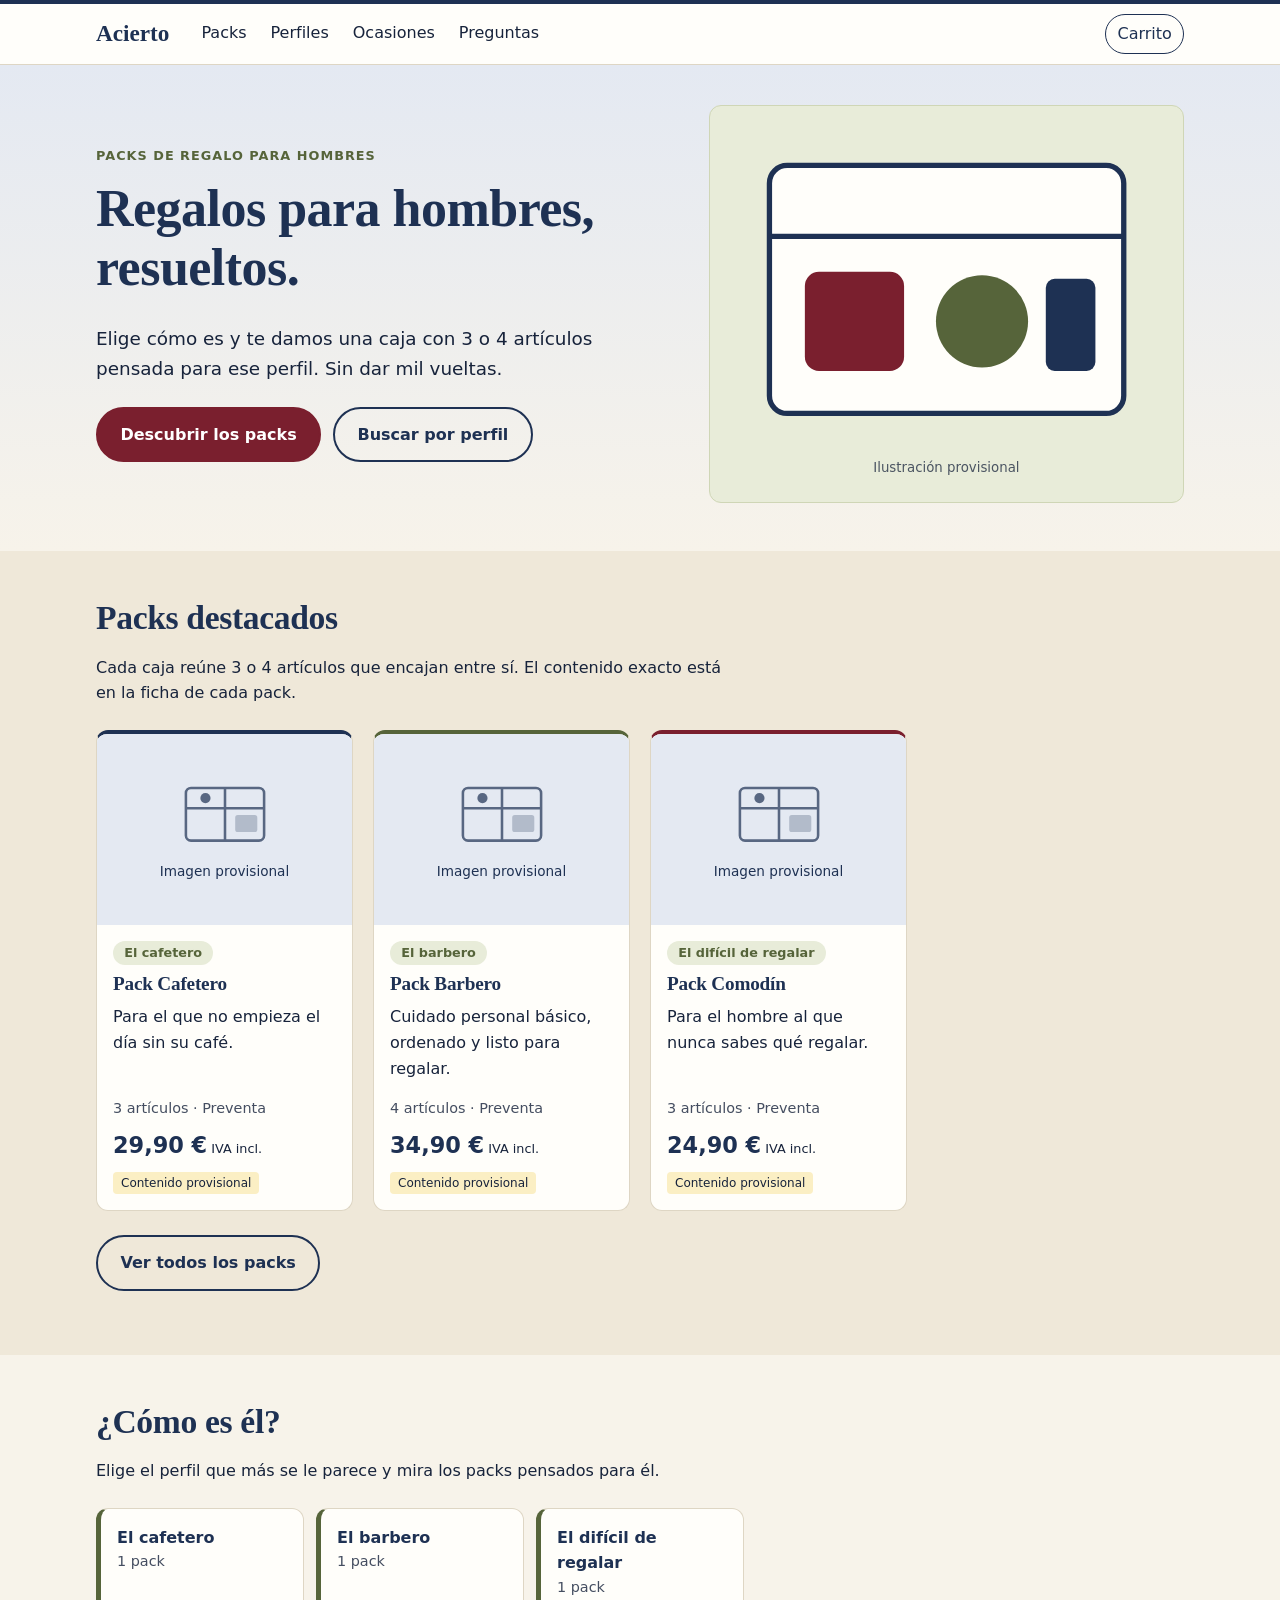
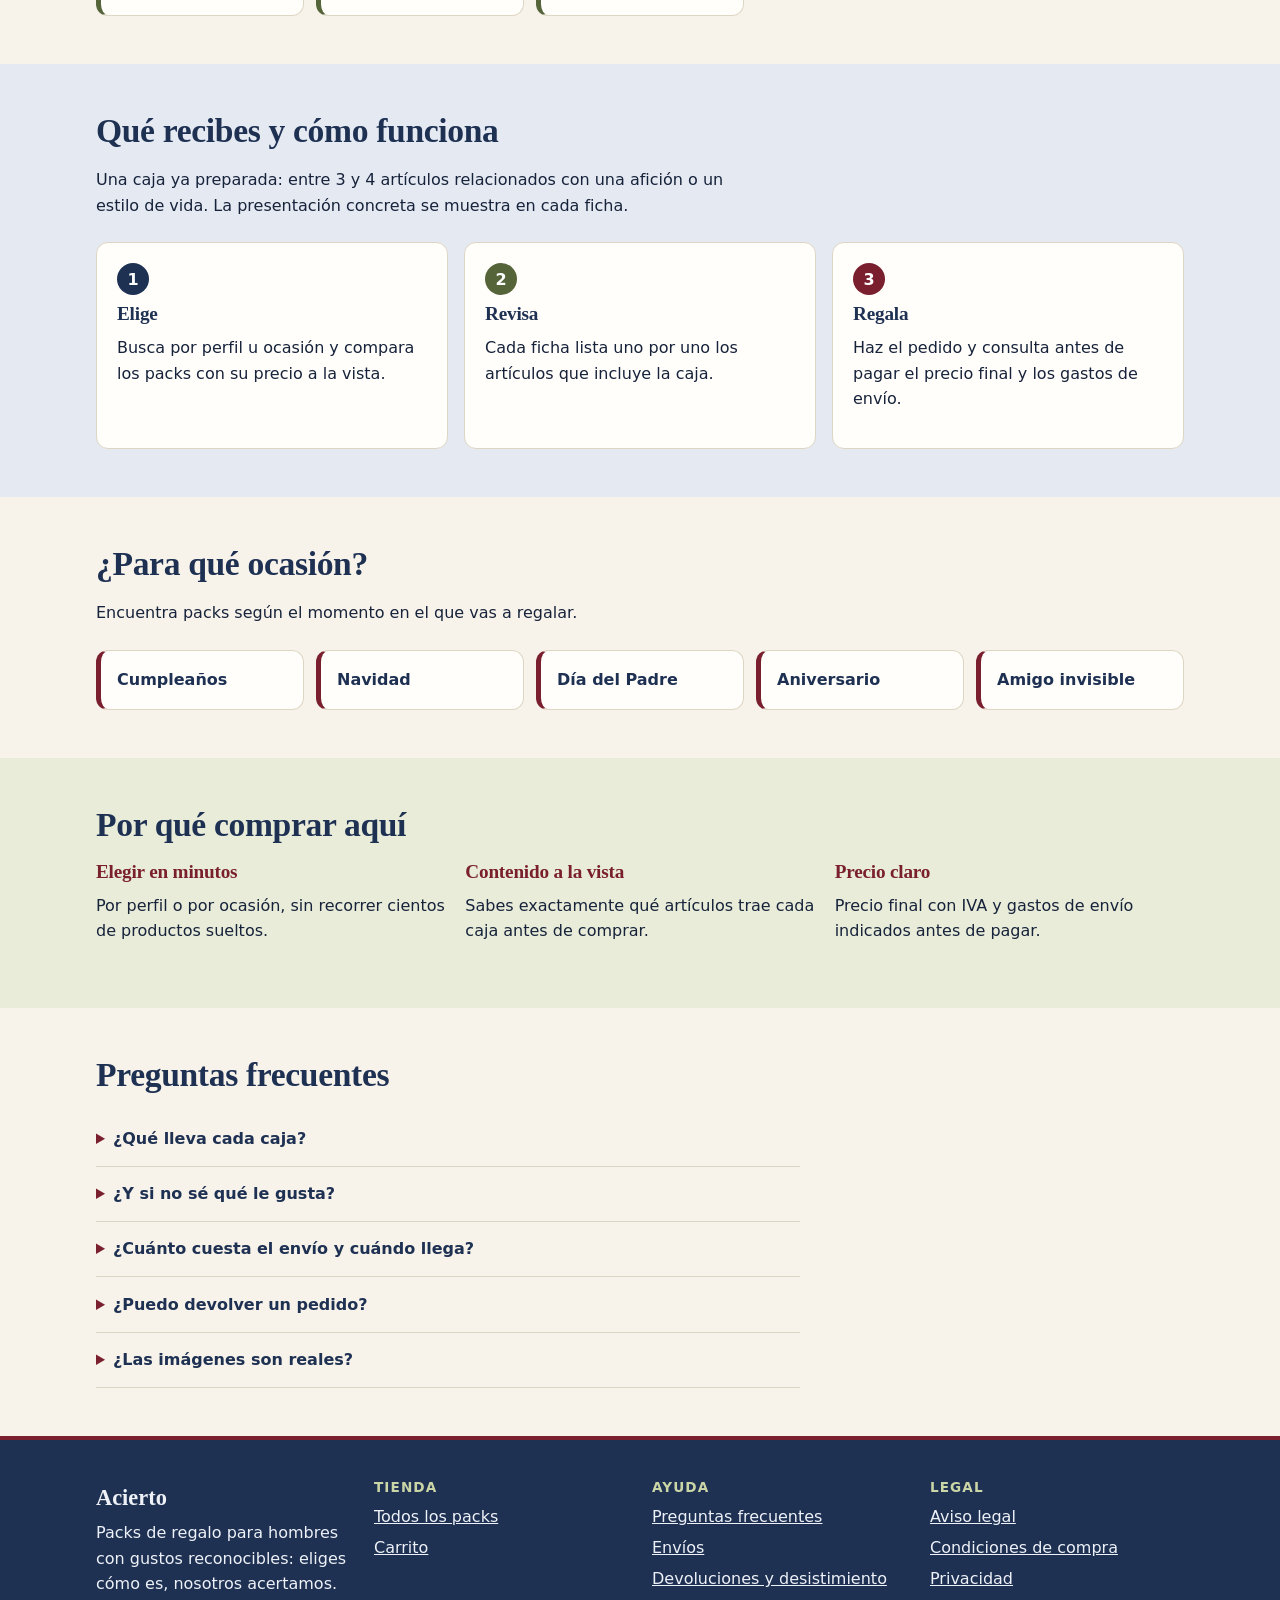
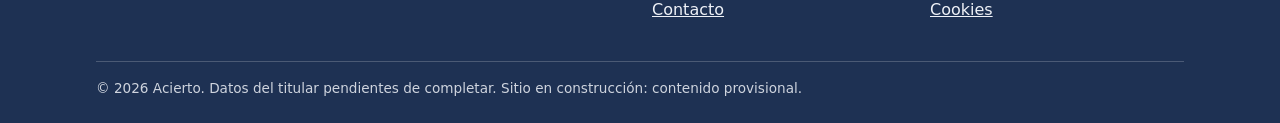
<file: index.html>
<!doctype html>
<html lang="es">
<head>
  <meta charset="utf-8">
  <meta name="viewport" content="width=device-width, initial-scale=1">
  <title>Acierto · Regalos para hombres, resueltos</title>
  <meta name="description" content="Packs de regalo para hombres: elige su perfil o la ocasión y recibe una caja con 3 o 4 artículos pensados para acertar.">
  <meta name="robots" content="noindex, nofollow"><!-- QUITAR al lanzar la tienda -->
  <link rel="icon" href="assets/favicon.svg" type="image/svg+xml">
  <link rel="stylesheet" href="src/css/base.css">
  <link rel="stylesheet" href="src/css/components.css">
  <script type="module" src="src/js/main.js"></script>
</head>
<body data-page="home">
  <a class="skip" href="#contenido">Saltar al contenido</a>
  <header class="cabecera" id="site-header"></header>

  <main id="contenido">
    <section class="hero" aria-labelledby="titulo-hero">
      <div class="wrap hero-grid">
        <div>
          <p class="eyebrow">Packs de regalo para hombres</p>
          <h1 id="titulo-hero">Regalos para hombres, resueltos.</h1>
          <p class="lead">Elige cómo es y te damos una caja con 3 o 4 artículos pensada para ese perfil. Sin dar mil vueltas.</p>
          <div class="acciones">
            <a class="btn btn-primario" href="catalogo.html">Descubrir los packs</a>
            <a class="btn btn-sec" href="#perfiles">Buscar por perfil</a>
          </div>
        </div>
        <div class="hero-visual">
          <svg viewBox="0 0 240 180" role="img" aria-label="Ilustración provisional de una caja de regalo abierta vista desde arriba">
            <rect class="h-caja" x="20" y="20" width="200" height="140" rx="10"/>
            <path class="h-linea" d="M20 60h200"/>
            <rect class="h-a" x="40" y="80" width="56" height="56" rx="8"/>
            <circle class="h-b" cx="140" cy="108" r="26"/>
            <rect class="h-c" x="176" y="84" width="28" height="52" rx="5"/>
          </svg>
          <small>Ilustración provisional</small>
        </div>
      </div>
    </section>

    <section class="seccion seccion-alt" id="packs" aria-labelledby="titulo-packs">
      <div class="wrap">
        <div class="seccion-cab">
          <h2 id="titulo-packs">Packs destacados</h2>
          <p>Cada caja reúne 3 o 4 artículos que encajan entre sí. El contenido exacto está en la ficha de cada pack.</p>
        </div>
        <div class="rejilla" id="packs-destacados"><p class="vacio">Cargando packs…</p></div>
        <p class="mas"><a class="btn btn-sec" href="catalogo.html">Ver todos los packs</a></p>
      </div>
    </section>

    <section class="seccion" id="perfiles" aria-labelledby="titulo-perfiles">
      <div class="wrap">
        <div class="seccion-cab">
          <h2 id="titulo-perfiles">¿Cómo es él?</h2>
          <p>Elige el perfil que más se le parece y mira los packs pensados para él.</p>
        </div>
        <div class="lista-enlaces" id="perfiles-lista"><p class="vacio">Cargando perfiles…</p></div>
      </div>
    </section>

    <section class="seccion seccion-alt" id="como" aria-labelledby="titulo-como">
      <div class="wrap">
        <div class="seccion-cab">
          <h2 id="titulo-como">Qué recibes y cómo funciona</h2>
          <p>Una caja ya preparada: entre 3 y 4 artículos relacionados con una afición o un estilo de vida. La presentación concreta se muestra en cada ficha.</p>
        </div>
        <ol class="pasos">
          <li><h3>Elige</h3><p>Busca por perfil u ocasión y compara los packs con su precio a la vista.</p></li>
          <li><h3>Revisa</h3><p>Cada ficha lista uno por uno los artículos que incluye la caja.</p></li>
          <li><h3>Regala</h3><p>Haz el pedido y consulta antes de pagar el precio final y los gastos de envío.</p></li>
        </ol>
      </div>
    </section>

    <section class="seccion" id="ocasiones" aria-labelledby="titulo-ocasiones">
      <div class="wrap">
        <div class="seccion-cab">
          <h2 id="titulo-ocasiones">¿Para qué ocasión?</h2>
          <p>Encuentra packs según el momento en el que vas a regalar.</p>
        </div>
        <div class="lista-enlaces">
          <a class="ocasion" href="catalogo.html?ocasion=cumpleanos">Cumpleaños</a>
          <a class="ocasion" href="catalogo.html?ocasion=navidad">Navidad</a>
          <a class="ocasion" href="catalogo.html?ocasion=dia-del-padre">Día del Padre</a>
          <a class="ocasion" href="catalogo.html?ocasion=aniversario">Aniversario</a>
          <a class="ocasion" href="catalogo.html?ocasion=amigo-invisible">Amigo invisible</a>
        </div>
      </div>
    </section>

    <section class="seccion seccion-alt" id="ventajas" aria-labelledby="titulo-ventajas">
      <div class="wrap">
        <h2 id="titulo-ventajas">Por qué comprar aquí</h2>
        <div class="ventajas">
          <div><h3>Elegir en minutos</h3><p>Por perfil o por ocasión, sin recorrer cientos de productos sueltos.</p></div>
          <div><h3>Contenido a la vista</h3><p>Sabes exactamente qué artículos trae cada caja antes de comprar.</p></div>
          <div><h3>Precio claro</h3><p>Precio final con IVA y gastos de envío indicados antes de pagar.</p></div>
        </div>
      </div>
    </section>

    <section class="seccion" id="faq" aria-labelledby="titulo-faq">
      <div class="wrap">
        <h2 id="titulo-faq">Preguntas frecuentes</h2>
        <div class="faq">
          <details><summary>¿Qué lleva cada caja?</summary><p>Entre 3 y 4 artículos relacionados con un perfil o afición. La lista exacta aparece en la ficha de cada pack.</p></details>
          <details><summary>¿Y si no sé qué le gusta?</summary><p>Empieza por la ocasión o por el pack más versátil del catálogo. Cada ficha indica para qué tipo de persona encaja.</p></details>
          <details><summary>¿Cuánto cuesta el envío y cuándo llega?</summary><p><mark class="pendiente">Pendiente de confirmar.</mark> Los plazos y el coste de envío se indicarán antes de pagar.</p></details>
          <details><summary>¿Puedo devolver un pedido?</summary><p><mark class="pendiente">Pendiente de confirmar.</mark> La política de devoluciones y el derecho de desistimiento se publicarán en su página antes de vender.</p></details>
          <details><summary>¿Las imágenes son reales?</summary><p>Durante la construcción de la web, las imágenes y los contenidos marcados como provisionales son de demostración y se sustituirán por fotografías del pack real.</p></details>
        </div>
      </div>
    </section>
  </main>

  <footer class="pie" id="site-footer"></footer>
  <noscript><p class="wrap aviso">Esta web necesita JavaScript para mostrar los packs.</p></noscript>
</body>
</html>
</file>
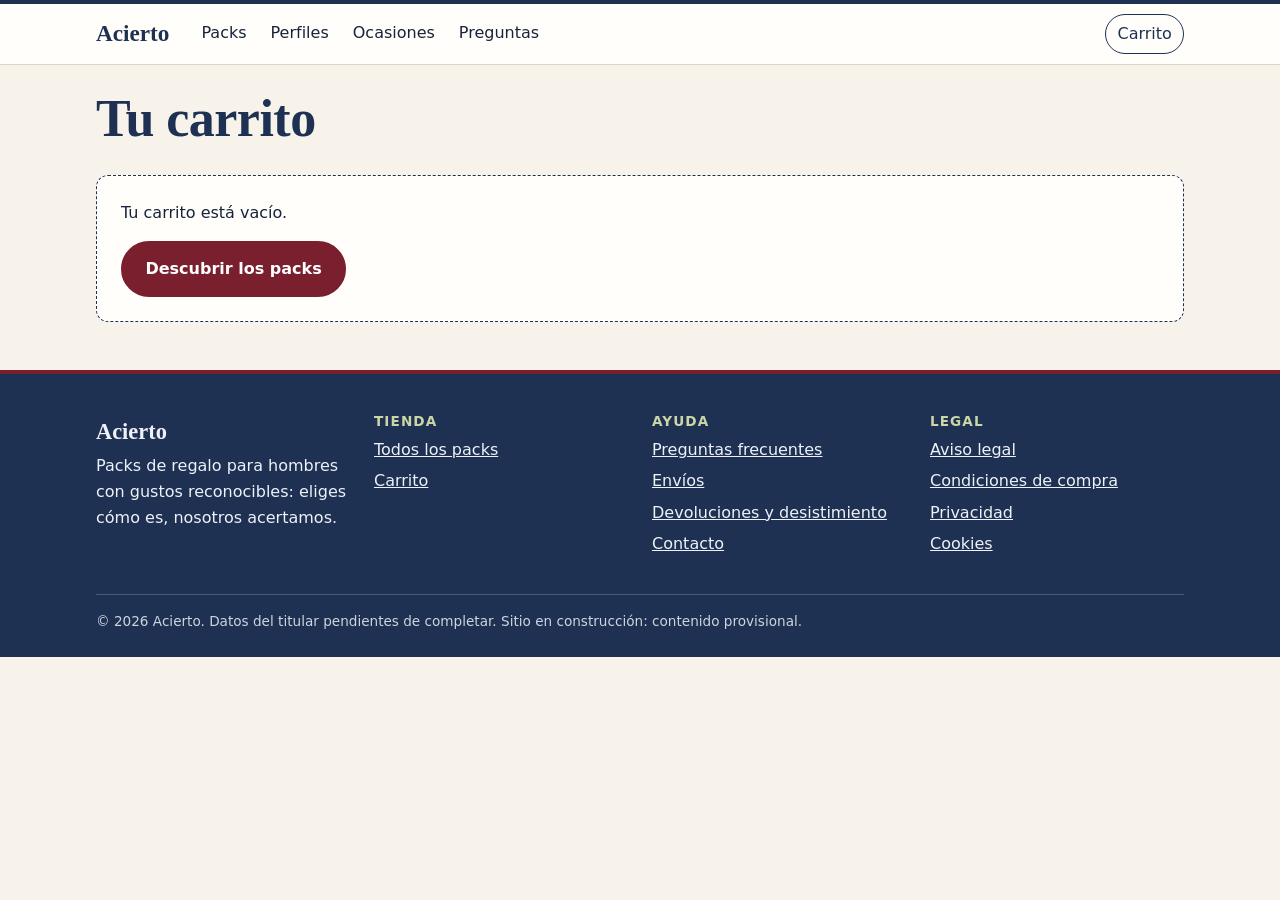
<file: carrito.html>
<!doctype html>
<html lang="es">
<head>
  <meta charset="utf-8">
  <meta name="viewport" content="width=device-width, initial-scale=1">
  <title>Tu carrito · Acierto</title>
  <meta name="description" content="Revisa los packs de tu carrito, las cantidades y el total.">
  <meta name="robots" content="noindex, nofollow"><!-- QUITAR al lanzar la tienda -->
  <link rel="icon" href="assets/favicon.svg" type="image/svg+xml">
  <link rel="stylesheet" href="src/css/base.css">
  <link rel="stylesheet" href="src/css/components.css">
  <link rel="stylesheet" href="src/css/paginas.css">
  <script type="module" src="src/js/main.js"></script>
</head>
<body data-page="carrito">
  <a class="skip" href="#contenido">Saltar al contenido</a>
  <header class="cabecera" id="site-header"></header>
  <main id="contenido" class="pagina">
    <div class="wrap">
      <h1>Tu carrito</h1>
      <div id="carrito-contenido"><p class="vacio">Cargando carrito…</p></div>
    </div>
  </main>
  <footer class="pie" id="site-footer"></footer>
  <noscript><p class="wrap aviso">Esta web necesita JavaScript para funcionar.</p></noscript>
</body>
</html>
</file>
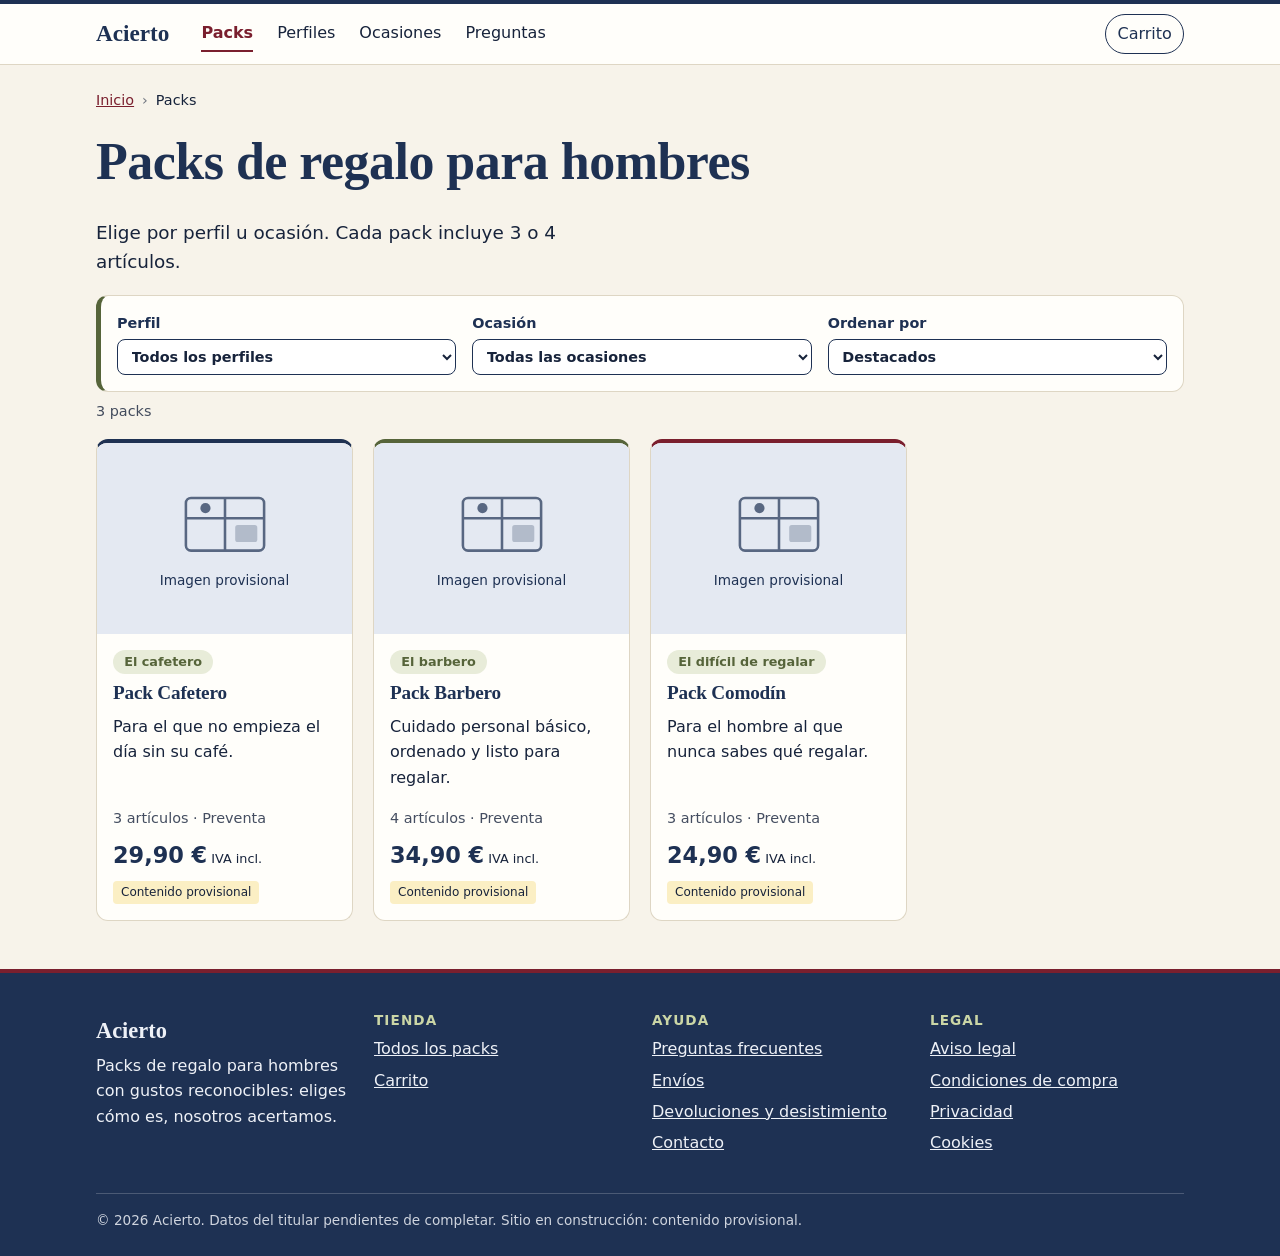
<file: catalogo.html>
<!doctype html>
<html lang="es">
<head>
  <meta charset="utf-8">
  <meta name="viewport" content="width=device-width, initial-scale=1">
  <title>Packs de regalo para hombres · Acierto</title>
  <meta name="description" content="Todos los packs de regalo para hombres: filtra por perfil u ocasión y compara precios de un vistazo.">
  <meta name="robots" content="noindex, nofollow"><!-- QUITAR al lanzar la tienda -->
  <link rel="icon" href="assets/favicon.svg" type="image/svg+xml">
  <link rel="stylesheet" href="src/css/base.css">
  <link rel="stylesheet" href="src/css/components.css">
  <link rel="stylesheet" href="src/css/paginas.css">
  <script type="module" src="src/js/main.js"></script>
</head>
<body data-page="catalogo">
  <a class="skip" href="#contenido">Saltar al contenido</a>
  <header class="cabecera" id="site-header"></header>
  <main id="contenido" class="pagina">
    <div class="wrap">
      <nav aria-label="Migas de pan"><ol class="migas"><li><a href="index.html">Inicio</a></li><li aria-current="page">Packs</li></ol></nav>
      <h1>Packs de regalo para hombres</h1>
      <p class="lead">Elige por perfil u ocasión. Cada pack incluye 3 o 4 artículos.</p>
      <form class="filtros" id="filtros" aria-label="Filtros del catálogo">
        <label>Perfil <select name="perfil"></select></label>
        <label>Ocasión <select name="ocasion"></select></label>
        <label>Ordenar por <select name="orden"></select></label>
      </form>
      <p class="resultado" id="resultado" aria-live="polite"></p>
      <div class="rejilla" id="catalogo-lista"><p class="vacio">Cargando packs…</p></div>
    </div>
  </main>
  <footer class="pie" id="site-footer"></footer>
  <noscript><p class="wrap aviso">Esta web necesita JavaScript para funcionar.</p></noscript>
</body>
</html>
</file>
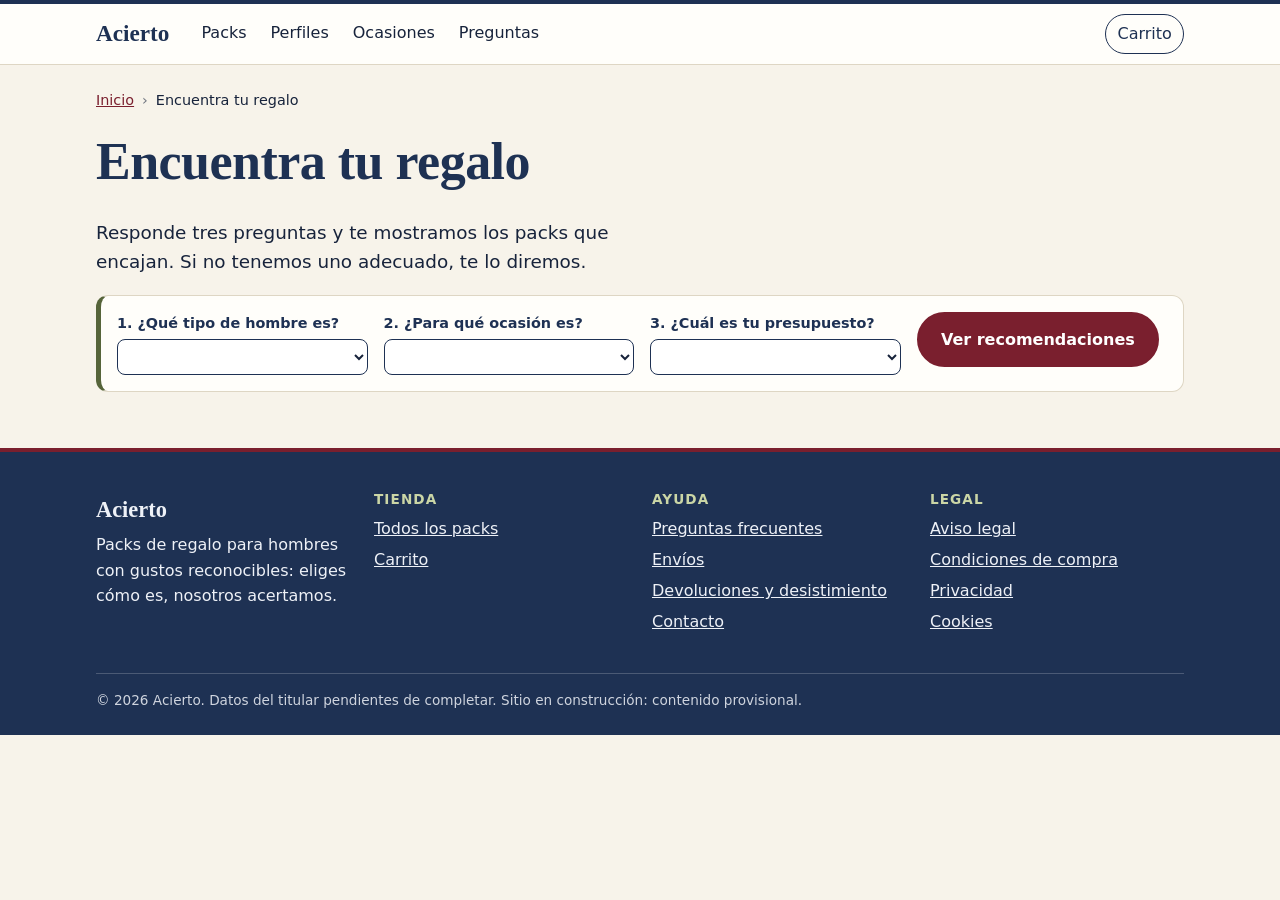
<file: encuentra.html>
<!doctype html>
<html lang="es">
<head>
  <meta charset="utf-8">
  <meta name="viewport" content="width=device-width, initial-scale=1">
  <title>Encuentra tu regalo para hombre · Acierto</title>
  <meta name="description" content="Responde tres preguntas (tipo de hombre, ocasión y presupuesto) y te mostramos solo los packs de regalo que encajan.">
  <meta name="robots" content="noindex, nofollow"><!-- QUITAR al lanzar la tienda -->
  <link rel="icon" href="assets/favicon.svg" type="image/svg+xml">
  <link rel="stylesheet" href="src/css/base.css">
  <link rel="stylesheet" href="src/css/components.css">
  <link rel="stylesheet" href="src/css/paginas.css">
  <script type="module" src="src/js/main.js"></script>
</head>
<body data-page="encuentra">
  <a class="skip" href="#contenido">Saltar al contenido</a>
  <header class="cabecera" id="site-header"></header>
  <main id="contenido" class="pagina">
    <div class="wrap">
      <nav aria-label="Migas de pan"><ol class="migas"><li><a href="index.html">Inicio</a></li><li aria-current="page">Encuentra tu regalo</li></ol></nav>
      <h1>Encuentra tu regalo</h1>
      <p class="lead">Responde tres preguntas y te mostramos los packs que encajan. Si no tenemos uno adecuado, te lo diremos.</p>
      <form class="filtros" id="encuentra-form" aria-label="Encuentra tu regalo">
        <label>1. ¿Qué tipo de hombre es? <select name="perfil"></select></label>
        <label>2. ¿Para qué ocasión es? <select name="ocasion"></select></label>
        <label>3. ¿Cuál es tu presupuesto? <select name="presupuesto"></select></label>
        <div class="filtros-accion"><button class="btn btn-primario" type="submit">Ver recomendaciones</button></div>
      </form>
      <section id="encuentra-resultado" tabindex="-1" aria-live="polite"></section>
    </div>
  </main>
  <footer class="pie" id="site-footer"></footer>
  <noscript><p class="wrap aviso">Esta web necesita JavaScript para funcionar.</p></noscript>
</body>
</html>
</file>
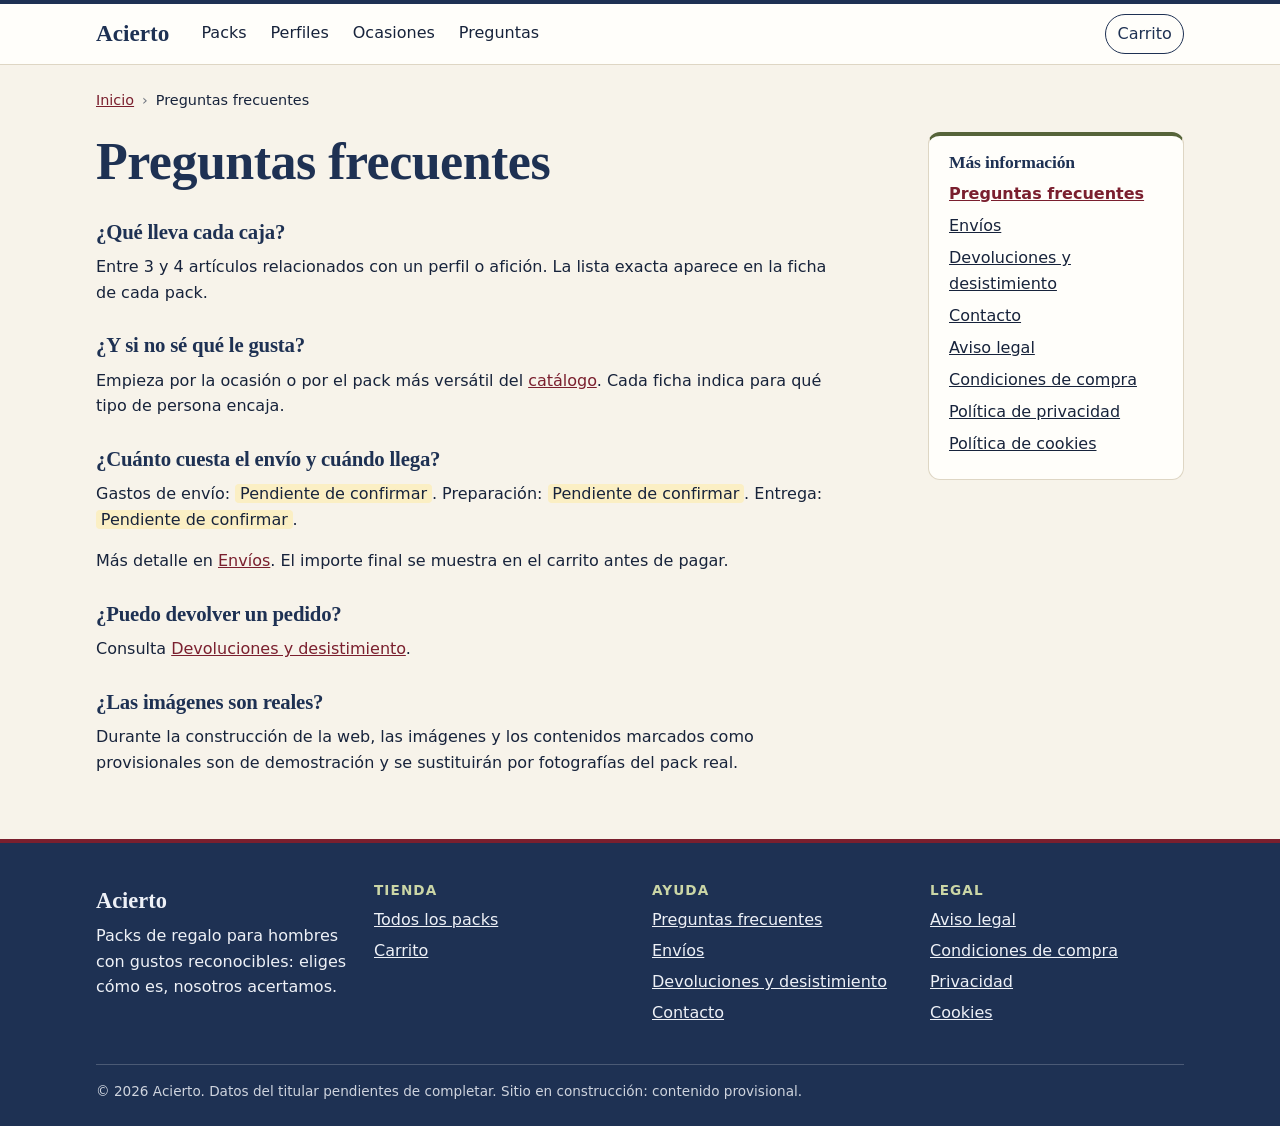
<file: info.html>
<!doctype html>
<html lang="es">
<head>
  <meta charset="utf-8">
  <meta name="viewport" content="width=device-width, initial-scale=1">
  <title>Información · Acierto</title>
  <meta name="description" content="Preguntas frecuentes, envíos, devoluciones, contacto y condiciones legales de la tienda.">
  <meta name="robots" content="noindex, nofollow"><!-- QUITAR al lanzar la tienda -->
  <link rel="icon" href="assets/favicon.svg" type="image/svg+xml">
  <link rel="stylesheet" href="src/css/base.css">
  <link rel="stylesheet" href="src/css/components.css">
  <link rel="stylesheet" href="src/css/paginas.css">
  <script type="module" src="src/js/main.js"></script>
</head>
<body data-page="info">
  <a class="skip" href="#contenido">Saltar al contenido</a>
  <header class="cabecera" id="site-header"></header>
  <main id="contenido" class="pagina">
    <div class="wrap" id="info-contenido"><p class="vacio">Cargando…</p></div>
  </main>
  <footer class="pie" id="site-footer"></footer>
  <noscript><p class="wrap aviso">Esta web necesita JavaScript para funcionar.</p></noscript>
</body>
</html>
</file>
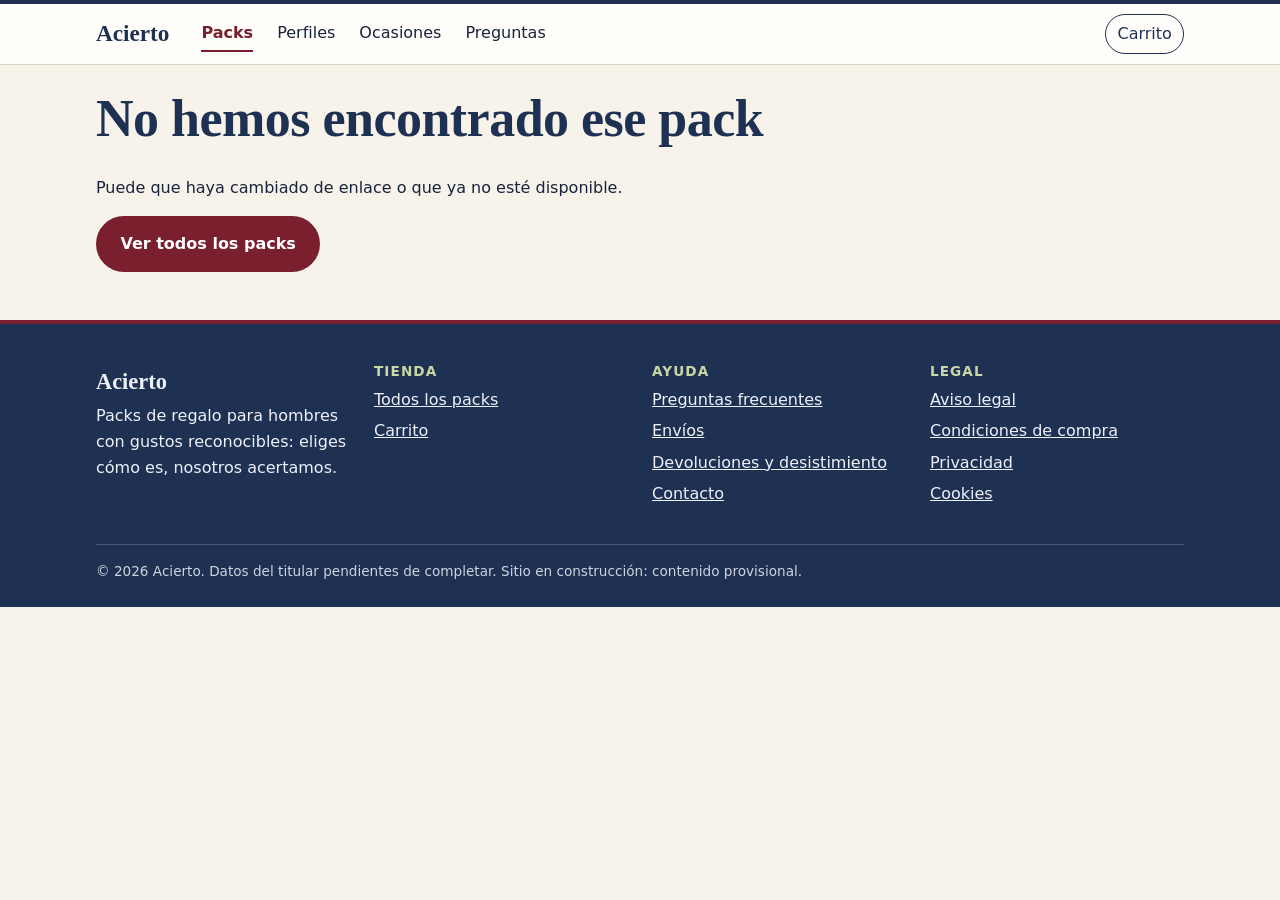
<file: pack.html>
<!doctype html>
<html lang="es">
<head>
  <meta charset="utf-8">
  <meta name="viewport" content="width=device-width, initial-scale=1">
  <title>Pack de regalo para hombre · Acierto</title>
  <meta name="description" content="Ficha de pack de regalo para hombre: contenido exacto, precio final y disponibilidad.">
  <meta name="robots" content="noindex, nofollow"><!-- QUITAR al lanzar la tienda -->
  <link rel="icon" href="assets/favicon.svg" type="image/svg+xml">
  <link rel="stylesheet" href="src/css/base.css">
  <link rel="stylesheet" href="src/css/components.css">
  <link rel="stylesheet" href="src/css/paginas.css">
  <script type="module" src="src/js/main.js"></script>
</head>
<body data-page="pack">
  <a class="skip" href="#contenido">Saltar al contenido</a>
  <header class="cabecera" id="site-header"></header>
  <main id="contenido" class="pagina">
    <div class="wrap" id="pack-contenido"><p class="vacio">Cargando pack…</p></div>
  </main>
  <footer class="pie" id="site-footer"></footer>
  <noscript><p class="wrap aviso">Esta web necesita JavaScript para funcionar.</p></noscript>
</body>
</html>
</file>
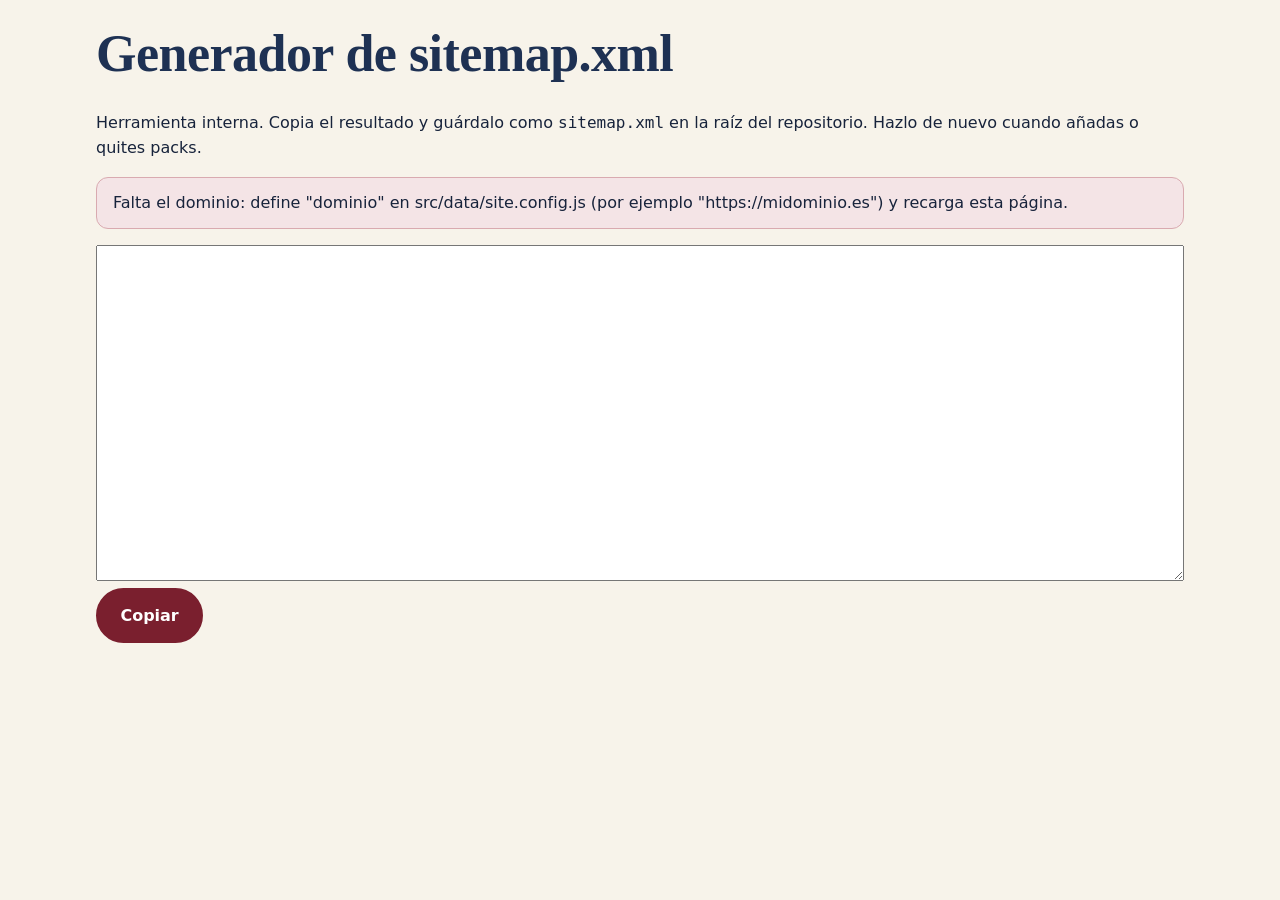
<file: herramientas/sitemap.html>
<!doctype html>
<html lang="es">
<head>
  <meta charset="utf-8">
  <meta name="viewport" content="width=device-width, initial-scale=1">
  <title>Generador de sitemap.xml</title>
  <meta name="robots" content="noindex, nofollow">
  <link rel="stylesheet" href="../src/css/base.css">
  <link rel="stylesheet" href="../src/css/components.css">
  <link rel="stylesheet" href="../src/css/paginas.css">
</head>
<body>
  <main class="pagina">
    <div class="wrap">
      <h1>Generador de sitemap.xml</h1>
      <p>Herramienta interna. Copia el resultado y guárdalo como <code>sitemap.xml</code> en la raíz del repositorio. Hazlo de nuevo cuando añadas o quites packs.</p>
      <p id="estado" class="aviso" role="status"></p>
      <textarea id="salida" rows="22" readonly style="width:100%;font-family:monospace"></textarea>
      <p><button class="btn btn-primario" type="button" id="copiar">Copiar</button></p>
    </div>
  </main>
  <script type="module">
    import { SITE } from '../src/data/site.config.js';
    import { PRODUCTS } from '../src/data/products.js';
    import { INFO } from '../src/data/info-pages.js';

    const estado = document.getElementById('estado');
    const salida = document.getElementById('salida');
    const esc = (s) => s.replace(/&/g, '&amp;').replace(/</g, '&lt;');

    if (!SITE.dominio) {
      estado.textContent = 'Falta el dominio: define "dominio" en src/data/site.config.js (por ejemplo "https://midominio.es") y recarga esta página.';
    } else {
      const base = SITE.dominio.replace(/\/$/, '');
      const rutas = ['', 'catalogo.html',
        ...Object.keys(INFO).map((k) => `info.html?p=${k}`),
        ...PRODUCTS.filter((p) => p.estado !== 'borrador').map((p) => `pack.html?id=${encodeURIComponent(p.slug)}`)];
      salida.value = '<?xml version="1.0" encoding="UTF-8"?>\n<urlset xmlns="http://www.sitemaps.org/schemas/sitemap/0.9">\n' +
        rutas.map((r) => `  <url><loc>${esc(`${base}/${r}`)}</loc></url>`).join('\n') + '\n</urlset>\n';
      estado.textContent = `${rutas.length} URL generadas. Recuerda quitar "noindex" de las páginas al lanzar.`;
    }
    document.getElementById('copiar').addEventListener('click', async () => {
      try { await navigator.clipboard.writeText(salida.value); estado.textContent = 'Copiado.'; }
      catch { salida.select(); estado.textContent = 'Selecciona el texto y copia con Ctrl+C.'; }
    });
  </script>
</body>
</html>
</file>
<file: src/css/base.css>
:root {
  /* Base clara y cálida */
  --papel: #F7F3EA;
  --papel-2: #EFE8D9;
  --blanco: #FFFEFA;
  --linea: #DED6C4;
  /* Texto */
  --tinta: #17233B;
  /* Azul navy */
  --navy: #1E3153;
  --navy-h: #152543;
  --navy-claro: #E4E9F2;
  /* Verde loden */
  --loden: #56643A;
  --loden-claro: #E8ECD9;
  /* Rojo burdeos */
  --burdeos: #7A1F2E;
  --burdeos-h: #5C1722;
  --burdeos-claro: #F4E4E6;
  --radio: 12px;
  --ancho: 68rem;
  --fuente-titulo: Georgia, 'Times New Roman', serif;
  --fuente: system-ui, -apple-system, 'Segoe UI', Roboto, sans-serif;
}
*, *::before, *::after { box-sizing: border-box; }
html { -webkit-text-size-adjust: 100%; scroll-behavior: smooth; scroll-padding-top: 5rem; }
@media (prefers-reduced-motion: reduce) {
  html { scroll-behavior: auto; }
  * { transition: none !important; animation: none !important; }
}
body { margin: 0; background: var(--papel); color: var(--tinta); font: 1rem/1.6 var(--fuente); }
img, svg { max-width: 100%; display: block; }
h1, h2, h3 { font-family: var(--fuente-titulo); line-height: 1.15; margin: 0 0 .5em; letter-spacing: -.01em; color: var(--navy); }
h1 { font-size: clamp(2rem, 6vw, 3.25rem); }
h2 { font-size: clamp(1.5rem, 4vw, 2.1rem); }
h3 { font-size: 1.2rem; }
p { margin: 0 0 1em; }
ul, ol { margin: 0; padding: 0; list-style: none; }
a { color: inherit; }
:focus-visible { outline: 3px solid var(--burdeos); outline-offset: 2px; }
.wrap { width: min(100% - 2rem, var(--ancho)); margin-inline: auto; }
.skip { position: absolute; left: -999px; top: 0; background: var(--navy); color: var(--papel); padding: .5rem 1rem; z-index: 100; }
.skip:focus { left: 0; }
.seccion { padding: 3rem 0; }
.seccion-alt { background: var(--papel-2); }
.seccion-cab { max-width: 40rem; margin-bottom: 1.5rem; }
.vacio { padding: 1.5rem; border: 1px dashed var(--navy); border-radius: var(--radio); background: var(--blanco); }
.aviso { padding: .75rem 1rem; background: var(--burdeos-claro); border: 1px solid #d9aab0; border-radius: var(--radio); }
.pendiente { background: #FBEFC4; color: var(--tinta); padding: 0 .3em; border-radius: 4px; }
</file>
<file: src/css/components.css>
/* Cabecera */
.cabecera { background: var(--blanco); border-top: 4px solid var(--navy); border-bottom: 1px solid var(--linea); position: sticky; top: 0; z-index: 50; }
.bar { display: flex; align-items: center; flex-wrap: wrap; gap: .5rem 1rem; min-height: 3.75rem; }
.logo { font-family: var(--fuente-titulo); font-weight: 700; font-size: 1.45rem; color: var(--navy); text-decoration: none; margin-right: auto; }
.carrito { order: 2; text-decoration: none; padding: .4rem .7rem; border: 1px solid var(--navy); border-radius: 999px; color: var(--navy); }
.carrito:hover { background: var(--navy-claro); }
.carrito-n { background: var(--burdeos); color: #fff; border-radius: 999px; padding: 0 .45rem; font-size: .8rem; margin-left: .35rem; }
.menu-btn { order: 3; font: inherit; color: var(--navy); background: none; border: 1px solid var(--navy); border-radius: 999px; padding: .4rem .8rem; cursor: pointer; }
.nav { order: 4; display: none; width: 100%; flex-direction: column; padding-bottom: .75rem; }
.nav.abierto { display: flex; }
.nav a { padding: .6rem 0; text-decoration: none; border-bottom: 1px solid var(--linea); }
.nav a[aria-current="page"] { font-weight: 700; color: var(--burdeos); }
@media (min-width: 760px) {
  .menu-btn { display: none; }
  .nav { display: flex; flex-direction: row; width: auto; order: 1; gap: 1.5rem; padding: 0; }
  .nav a { border: 0; padding: .25rem 0; border-bottom: 2px solid transparent; }
  .nav a:hover { border-bottom-color: var(--loden); }
  .nav a[aria-current="page"] { border-bottom-color: var(--burdeos); }
  .logo { margin-right: 1rem; }
  .carrito { margin-left: auto; }
}

/* Botones */
.acciones { display: flex; flex-wrap: wrap; gap: .75rem; margin-top: 1.5rem; }
.btn { display: inline-block; font: inherit; font-weight: 600; text-decoration: none; padding: .8rem 1.4rem; border-radius: 999px; border: 2px solid var(--burdeos); cursor: pointer; }
.btn-primario { background: var(--burdeos); color: #fff; }
.btn-primario:hover { background: var(--burdeos-h); border-color: var(--burdeos-h); }
.btn-sec { background: transparent; color: var(--navy); border-color: var(--navy); }
.btn-sec:hover { background: var(--navy-claro); }

/* Hero */
.hero { padding: 2.5rem 0 3rem; background: linear-gradient(180deg, var(--navy-claro) 0%, var(--papel) 100%); }
.hero-grid { display: grid; gap: 2rem; align-items: center; }
@media (min-width: 800px) { .hero-grid { grid-template-columns: 1.1fr .9fr; } }
.eyebrow { text-transform: uppercase; letter-spacing: .08em; font-size: .8rem; font-weight: 700; color: var(--loden); margin-bottom: .75rem; }
.lead { font-size: 1.15rem; max-width: 34rem; }
.hero-visual { background: var(--loden-claro); border: 1px solid #cfd6b6; border-radius: var(--radio); padding: 1.5rem; text-align: center; }
.hero-visual small { display: block; margin-top: .5rem; opacity: .75; }
.h-caja { fill: var(--blanco); stroke: var(--navy); stroke-width: 3; }
.h-linea { stroke: var(--navy); stroke-width: 3; fill: none; }
.h-a { fill: var(--burdeos); }
.h-b { fill: var(--loden); }
.h-c { fill: var(--navy); }

/* Fondos de sección en la portada */
#packs { background: var(--papel-2); }
#como { background: var(--navy-claro); }
#ventajas { background: var(--loden-claro); }

/* Tarjetas de pack */
.rejilla { display: grid; gap: 1.25rem; grid-template-columns: repeat(auto-fill, minmax(15rem, 1fr)); }
.card { background: var(--blanco); border: 1px solid var(--linea); border-top: 4px solid var(--navy); border-radius: var(--radio); overflow: hidden; display: flex; flex-direction: column; }
.card:nth-child(3n+2) { border-top-color: var(--loden); }
.card:nth-child(3n) { border-top-color: var(--burdeos); }
.card-agotado { opacity: .7; }
.card-body { padding: 1rem; display: flex; flex-direction: column; flex: 1; }
.card h3 a { text-decoration: none; }
.card h3 a:hover { text-decoration: underline; }
.card-resumen { flex: 1; }
.card-meta { font-size: .9rem; opacity: .8; margin-bottom: .5rem; }
.precio { font-size: 1.4rem; font-weight: 700; color: var(--navy); margin-bottom: .5rem; }
.precio small { font-size: .8rem; font-weight: 400; color: var(--tinta); }
.media { aspect-ratio: 4 / 3; background: var(--navy-claro); }
.media img { width: 100%; height: 100%; object-fit: cover; }
.media-ph { height: 100%; display: flex; flex-direction: column; align-items: center; justify-content: center; gap: .5rem; color: var(--navy); font-size: .85rem; }
.media-ph svg { width: 40%; opacity: .7; }
.chip { display: inline-block; align-self: flex-start; background: var(--loden-claro); color: var(--loden); font-weight: 600; border-radius: 999px; padding: .1rem .7rem; font-size: .8rem; margin-bottom: .5rem; }
.badge { display: inline-block; align-self: flex-start; background: #FBEFC4; border-radius: 4px; padding: .1rem .5rem; font-size: .75rem; margin: 0; }
.mas { margin-top: 1.5rem; }

/* Perfiles, ocasiones */
.lista-enlaces { display: grid; gap: .75rem; grid-template-columns: repeat(auto-fill, minmax(12rem, 1fr)); }
.perfil, .ocasion { display: flex; flex-direction: column; background: var(--blanco); border: 1px solid var(--linea); border-left: 5px solid var(--loden); border-radius: var(--radio); padding: 1rem; text-decoration: none; color: var(--navy); }
.ocasion { border-left-color: var(--burdeos); font-weight: 600; }
.perfil:hover, .ocasion:hover { background: var(--papel-2); }
.perfil span { font-size: .9rem; color: var(--tinta); opacity: .8; }

/* Pasos y ventajas */
.pasos { display: grid; gap: 1rem; counter-reset: paso; grid-template-columns: repeat(auto-fit, minmax(14rem, 1fr)); }
.pasos li { counter-increment: paso; background: var(--blanco); border-radius: var(--radio); padding: 1.25rem; border: 1px solid var(--linea); }
.pasos li::before { content: counter(paso); display: inline-grid; place-items: center; width: 2rem; height: 2rem; border-radius: 50%; background: var(--navy); color: #fff; font-weight: 700; margin-bottom: .5rem; }
.pasos li:nth-child(2)::before { background: var(--loden); }
.pasos li:nth-child(3)::before { background: var(--burdeos); }
.ventajas { display: grid; gap: 1.25rem; grid-template-columns: repeat(auto-fit, minmax(14rem, 1fr)); }
.ventajas h3 { color: var(--burdeos); }

/* FAQ */
.faq { max-width: 44rem; }
.faq details { border-bottom: 1px solid var(--linea); padding: .9rem 0; }
.faq summary { cursor: pointer; font-weight: 600; color: var(--navy); }
.faq summary::marker { color: var(--burdeos); }
.faq details p { margin: .6rem 0 0; }

/* Pie */
.pie { background: var(--navy); border-top: 4px solid var(--burdeos); color: #EEF1F7; padding: 2.5rem 0 1.5rem; }
.pie a { color: #EEF1F7; }
.pie-grid { display: grid; gap: 1.5rem; grid-template-columns: repeat(auto-fit, minmax(12rem, 1fr)); }
.pie-marca { font-family: var(--fuente-titulo); font-size: 1.4rem; font-weight: 700; margin-bottom: .25rem; }
.pie-titulo { font-family: var(--fuente); font-size: .85rem; text-transform: uppercase; letter-spacing: .08em; margin-bottom: .5rem; color: #CBD6A6; }
.pie li { margin-bottom: .35rem; }
.pie-legal { margin: 2rem 0 0; font-size: .85rem; opacity: .85; border-top: 1px solid rgba(238, 241, 247, .25); padding-top: 1rem; }
</file>
<file: src/css/paginas.css>
/* Catálogo, ficha y carrito */
.pagina { padding: 1.5rem 0 3rem; }
.migas { display: flex; flex-wrap: wrap; gap: .25rem .5rem; font-size: .9rem; margin: 0 0 1.25rem; }
.migas li:not(:last-child)::after { content: '›'; margin-left: .5rem; opacity: .6; }
.migas a { color: var(--burdeos); }

select, input[type="number"] { font: inherit; padding: .5rem .6rem; border: 1px solid var(--navy); border-radius: 8px; background: #fff; color: var(--tinta); }
.btn:disabled { opacity: .55; cursor: not-allowed; }
.enlace { font: inherit; background: none; border: 0; color: var(--burdeos); text-decoration: underline; cursor: pointer; padding: 0; }

.filtros { display: grid; gap: .75rem 1rem; grid-template-columns: repeat(auto-fit, minmax(12rem, 1fr)); margin: 1rem 0 .5rem; padding: 1rem; background: var(--blanco); border: 1px solid var(--linea); border-left: 5px solid var(--loden); border-radius: var(--radio); }
.filtros label { display: flex; flex-direction: column; gap: .25rem; font-weight: 600; font-size: .9rem; color: var(--navy); }
.resultado { font-size: .9rem; opacity: .8; margin-bottom: 1rem; min-height: 1.4em; }

.ficha { display: grid; gap: 2rem; }
@media (min-width: 800px) { .ficha { grid-template-columns: 1fr 1fr; align-items: start; } }
.ficha .media { border-radius: var(--radio); overflow: hidden; }
.ficha .precio { font-size: 2rem; }
.disp { font-weight: 600; color: var(--loden); }
.disp-no { color: var(--burdeos); }
.compra { display: flex; flex-wrap: wrap; gap: .75rem; align-items: end; margin: 1rem 0 .5rem; }
.campo { display: flex; flex-direction: column; gap: .25rem; font-weight: 600; font-size: .9rem; color: var(--navy); }
.campo input { width: 5rem; }
.aviso-ok { color: var(--loden); font-weight: 600; min-height: 1.5em; margin: 0; }
.aviso-ok a { color: var(--burdeos); }

.bloque { margin-top: 2.25rem; }
.bloque:not(:has(.rejilla)) { max-width: 44rem; }
.bloque > h2 { padding-bottom: .35rem; border-bottom: 2px solid var(--loden-claro); }
.incluye li { padding: .6rem 0; border-bottom: 1px solid var(--linea); display: flex; flex-wrap: wrap; gap: .25rem .75rem; align-items: baseline; }
.det { opacity: .8; }
.datos li { margin-bottom: .4rem; }
.chips { display: flex; flex-wrap: wrap; gap: .5rem; }
.chips .chip { margin: 0; text-decoration: none; }
.chips .chip:hover { background: #d9dfc3; }

.carrito-grid { display: grid; gap: 1.5rem; }
@media (min-width: 800px) { .carrito-grid { grid-template-columns: 2fr 1fr; align-items: start; } }
.linea { display: grid; grid-template-columns: 1fr auto; gap: .5rem 1rem; align-items: center; padding: 1rem 0; border-bottom: 1px solid var(--linea); }
.linea-info { display: flex; flex-direction: column; }
.linea-nombre { font-weight: 700; color: var(--navy); }
.linea-cant input { width: 4.5rem; margin-left: .25rem; }
.resumen { background: var(--blanco); border: 1px solid var(--linea); border-top: 4px solid var(--navy); border-radius: var(--radio); padding: 1.25rem; }
.resumen dl { margin: 0 0 1rem; }
.resumen dl div { display: flex; justify-content: space-between; gap: 1rem; padding: .35rem 0; }
.resumen dl div:last-child { border-top: 1px solid var(--linea); font-weight: 700; font-size: 1.15rem; margin-top: .35rem; padding-top: .6rem; color: var(--navy); }
.resumen dd { margin: 0; }
.nota { font-size: .9rem; margin-top: .75rem; }

/* Páginas informativas */
.info-grid { display: grid; gap: 2rem; }
@media (min-width: 800px) { .info-grid { grid-template-columns: 1fr 16rem; align-items: start; } }
.texto { max-width: 46rem; }
.texto h2 { font-size: 1.3rem; margin-top: 1.75rem; }
.texto a { color: var(--burdeos); }
.info-nav { background: var(--blanco); border: 1px solid var(--linea); border-top: 4px solid var(--loden); border-radius: var(--radio); padding: 1rem 1.25rem; }
.info-nav h2 { font-size: 1.1rem; }
.info-nav li { margin-bottom: .4rem; }
.info-nav a[aria-current="page"] { font-weight: 700; color: var(--burdeos); }
</file>
